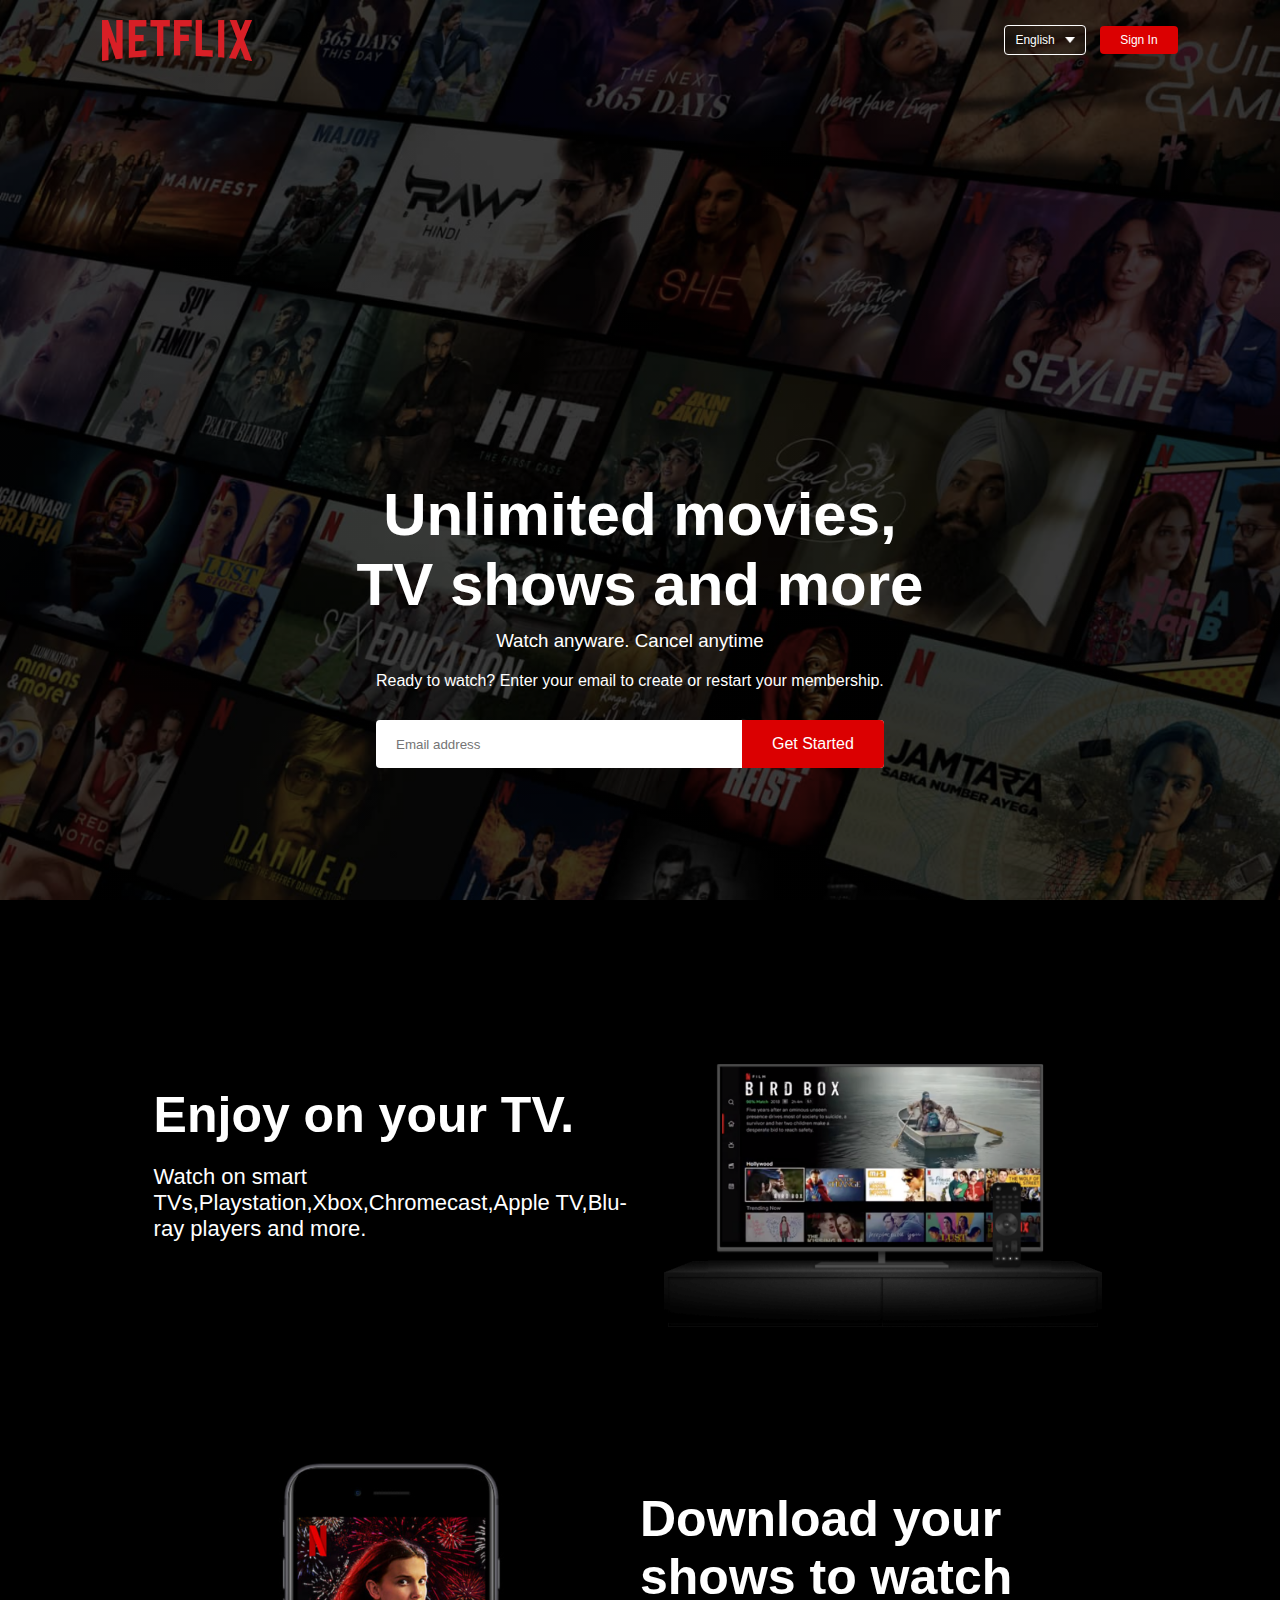
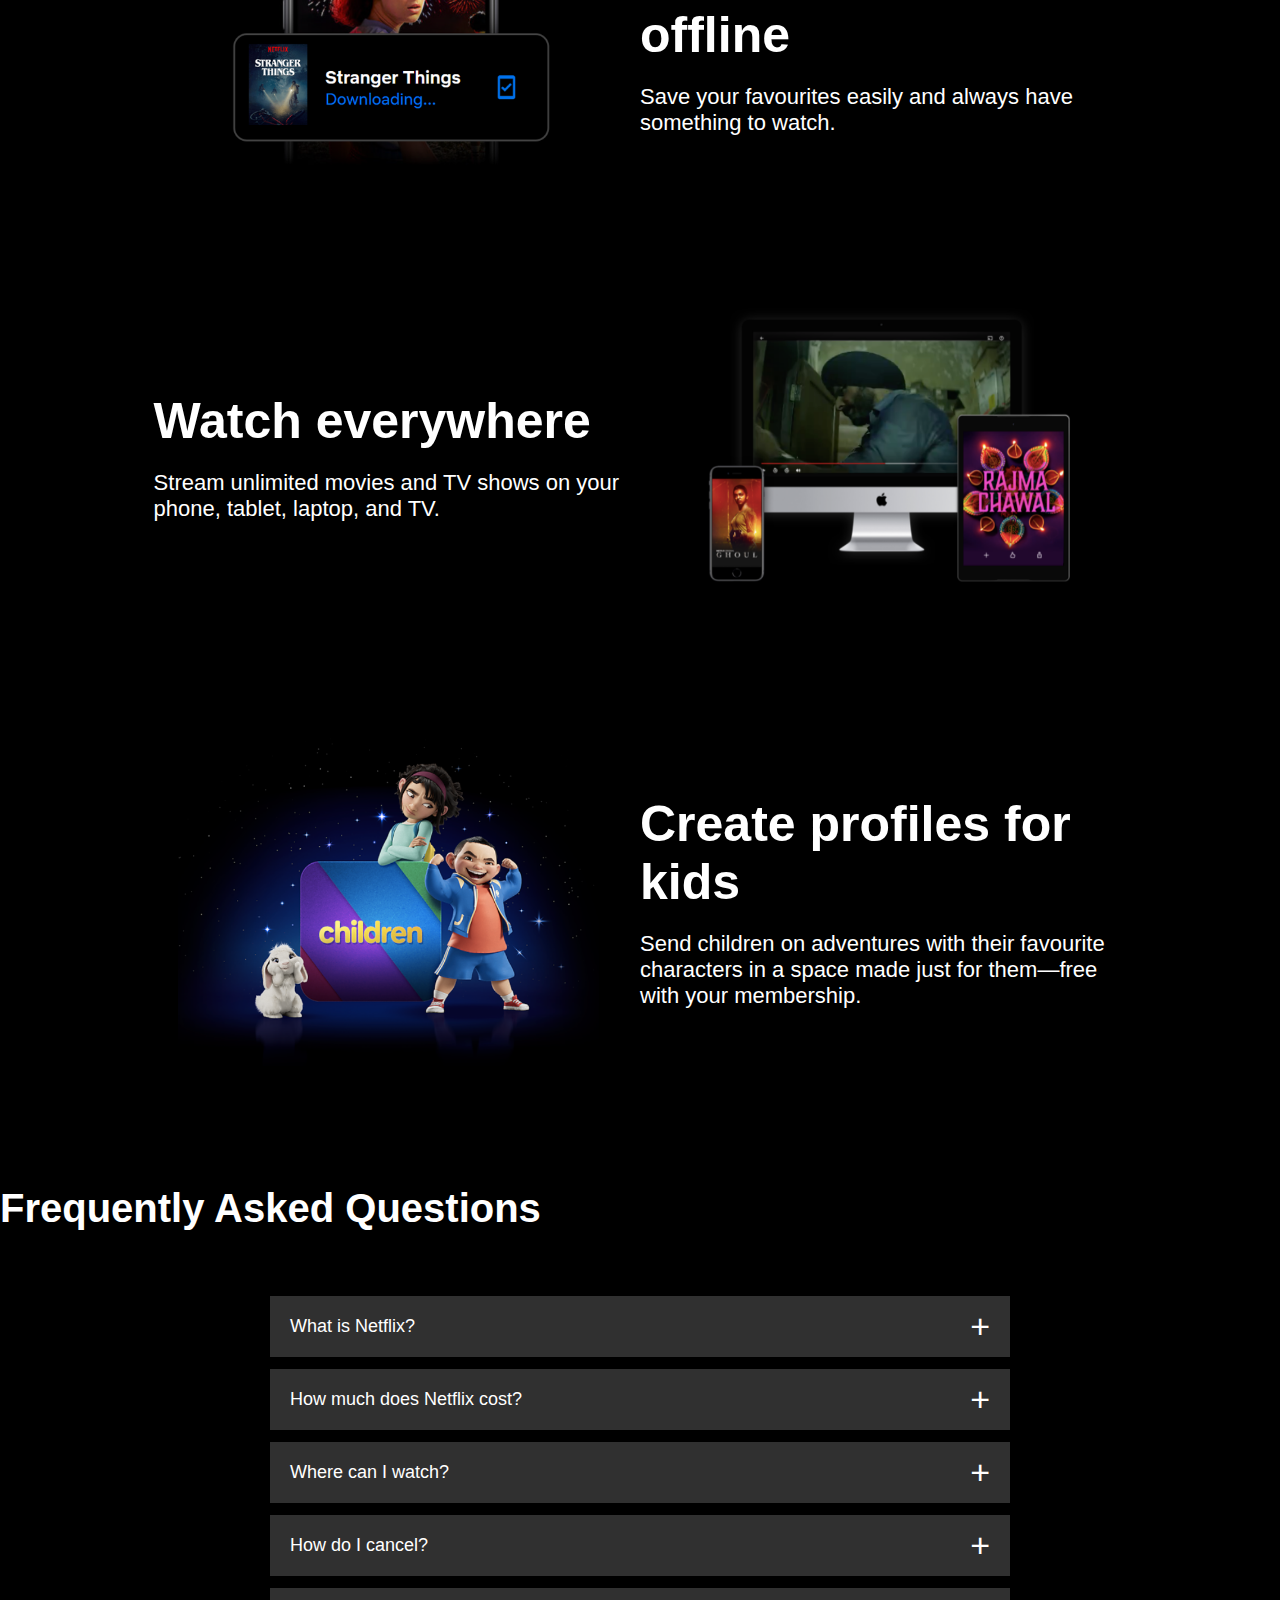
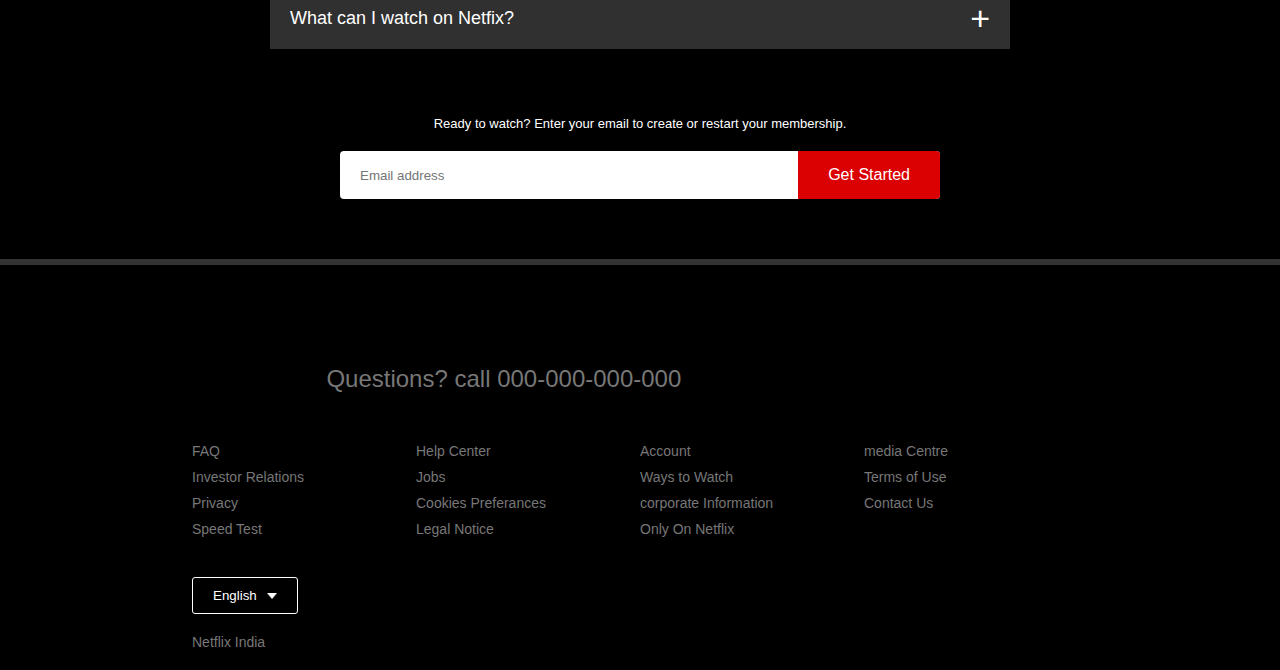
<file: index.html>
<!DOCTYPE html>
<html lang="en">

<head>
    <meta charset="UTF-8">
    <meta name="viewport" content="width=device-width, initial-scale=1.0">
    <title>Netflix Webpage Clone</title>
    <link rel="stylesheet" href="netflix.css">
</head>

<body>

    <body>
        <div class="header" >
            <nav> 
            <img src="netfliximage/logo.png" class="logo">
            <div>
            <button class="language-btn">English<img src="netfliximage/down-icon.png"></button>
            <button>Sign In</button>
            </div>
        </nav>
    <div class="header-content">
        <h1>Unlimited movies, TV shows and more</h1>
        
        <div class="header-content2">
            <h3>Watch anyware. Cancel anytime</h3>
        <p>Ready to watch? Enter your email to create or restart your membership.</p>
        <form class="email-signup">
            <input type="email" placeholder="Email address"required>
            <button type="submit">Get Started</button>

        </form>
    </div>
        </div>    
    </div>
    <div class="features">
        <div class="row">
            <div class="text-col">
                <h2>Enjoy on your TV.</h2>
                <p>Watch on smart TVs,Playstation,Xbox,Chromecast,Apple TV,Blu-ray players and more.</p>

            </div>
            <div class="img-col">
                <img src="netfliximage/feature-1.png">
            </div>
        </div>
        <div class="row">
            <div class="img-col">
                <img src="netfliximage/feature-2.png">
            </div>
            <div class="text-col">
                <h2>Download your shows to watch offline</h2>
                <p>Save your favourites easily and always have something to watch.</p>

            </div>
         </div>
        <div class="row">
            <div class="text-col">
                <h2>Watch everywhere</h2>
                <p>Stream unlimited movies and TV shows on your phone, tablet, laptop, and TV.</p>

            </div>
            <div class="img-col">
                <img src="netfliximage/feature-3.png">
            </div>
        </div>
        <div class="row">
            <div class="img-col">
                <img src="netfliximage/feature-4.png">
            </div>
            <div class="text-col">
                <h2>Create profiles for kids</h2>
                <p>Send children on adventures with their favourite characters in a space made just for them—free with your membership.</p>

            </div>
            
        </div> 
    </div>

    <div class="faq">
        <h2>Frequently Asked Questions</h2>
        <ul class="accordion">
            <li>
                <input type="radio" name="accordion" id="first">
                <label for="first">What is Netflix?</label>
                <div class="content">
                    <p>Netflix is a streaming service that offers a wide variety of award-winning TV shows, movies, anime, documentaries and more on thousands of internet-connected devices.
                       You can watch as much as you want, whenever you want, without a single ad all for one low monthly price. There's always something new to discover, and new TV shows and movies are added every week!</p>
                </div>
            </li>
            <li>
                <input type="radio" name="accordion" id="second">
                <label for="second">How much does Netflix cost?</label>
                <div class="content">
                    <p>Watch Netflix on your smartphone, tablet, Smart TV, laptop, or streaming device, all for one fixed monthly fee. Plans range from ₹ 149 to ₹ 649 a month. No extra costs, no contracts.</p>
                </div>
            </li>
            <li>
                <input type="radio" name="accordion" id="third">
                <label for="third">Where can I watch?</label>
                <div class="content">
                    <p>Watch anywhere, anytime. Sign in with your Netflix account to watch instantly on the web at netflix.com from your personal computer or on any internet-connected device that offers the Netflix app, including smart TVs, smartphones, tablets, streaming media players and game consoles.
                       You can also download your favourite shows with the iOS, Android, or Windows 10 app. Use downloads to watch while you're on the go and without an internet connection. Take Netflix with you anywhere.</p>
                </div>
            </li>
            <li>
                <input type="radio" name="accordion" id="fourth">
                <label for="fourth">How do I cancel?</label>
                <div class="content">
                    <p>Netflix is flexible. There are no annoying contracts and no commitments. You can easily cancel your account online in two clicks. There are no cancellation fees start or stop your account anytime.</p>
                </div>
            </li>
            <li>
                <input type="radio" name="accordion" id="fifth">
                <label for="fifth">What can I watch on Netfix?</label>
                <div class="content">
                    <p>Netflix has an extensive library of feature films, documentaries, TV shows, anime, award-winning Netflix originals, and more. Watch as much as you want, anytime you want.</p>
                </div>
            </li>


        </ul>
        <small>Ready to watch? Enter your email to create or restart your membership.</small>
        <form class="email-signup">
            <input type="email" placeholder="Email address" required>
            <button type="submit">Get Started</button>
        </form>
        
    </div>
    <div class="footer">
      <h2>Questions? call 000-000-000-000</h2> 

      <div class="row">
        <div class="col">
            <a href="#">FAQ</a>
            <a href="#">Investor Relations</a>
            <a href="#">Privacy</a>
            <a href="#">Speed Test</a>
        </div>
        <div class="col">
            <a href="#">Help Center</a>
            <a href="#">Jobs</a>
            <a href="#">Cookies Preferances</a>
            <a href="#">Legal Notice</a>
        </div>
        <div class="col">
            <a href="#">Account</a>
            <a href="#">Ways to Watch</a>
            <a href="#">corporate Information</a>
            <a href="#">Only On Netflix</a>
        </div>
        <div class="col">
            <a href="#">media Centre</a>
            <a href="#">Terms of Use</a>
            <a href="#">Contact Us</a>
        </div>
      </div>

      <button class="language-btn">English<img src="netfliximage/down-icon.png"></button>
      <p class="copyright-txt">Netflix India</p>
    </div>

    </body>

</html>
</file>
<file: netflix.css>
*{
    margin: 0;
    padding: 0;
    font-family:'poppins',sans-serif;
    box-sizing: border-box;
}
body{
    background: #000;
    color: #fff;

}
.header{
    width: 100%;
    height: 100vh;
    background-image: linear-gradient(rgba(0,0,0,0.7),rgba(0,0,0,0.7)),url(netfliximage/header-image.png);
    background-size: cover;
    background-position: center;
    padding: 10px 8%;
    position:relative ;
}

nav{
    display:flex ;
    align-items: center;
    justify-content: space-between;
    padding: 10px 0;
}

.logo{
    width: 150px;
    cursor: pointer;
}
nav button {
    border: 0;
    outline: 0;
    background: #db0001;
    color: #fff;
    padding: 7px 20px;
    font-size: 12px;
    border-radius: 4px;
    margin-left: 10px;
    cursor: pointer;
}

.language-btn{
    display: inline-flex;
    align-items: center;
    background: transparent;
    border: 1px solid #fff;
    padding: 7px 10px;
}
.language-btn img{
    width: 10px;
    margin-left: 10px;
}

.header-content{
    position: absolute;
    top: 50%;
    left:50%;
    
    text-align: center;
    margin-top: 100px;

}

.header-content2{
    position: absolute;
    top: -14%;
    left: -44%;
    text-align: center;
    margin-top: 100px;
}

.header-content h1{
    font-size: 60px;
    line-height: 70px;
    transform: translate(-50%,-50%);
    font-weight: 600;
    max-width: 600px;
}

.header-content h3{
    font-weight: 400;
    margin-bottom: 20px;
}

.email-signup{
    background: #fff;
    border-radius: 4px;
    display: flex;
    align-items: center;
    margin-top: 30px;
    overflow: hidden;
}

.email-signup input{
    flex: 1;
    border: 0;
    outline: 0;
    margin-left: 20px;
}

.email-signup button{
    background: #db0001;
    border: 0;
    outline: 0;
    color: #fff;
    font-size: 16px;
    cursor: pointer;
    padding: 15px 30px;
}

/*--------features------*/

.features{
    padding: 50px 12%;
    font-size: 22px;

}

.row{
    display: flex;
    width: 100%;
    align-items: center;
    flex-wrap: wrap;
    padding: 50px 0;  

}

.text-col{
    flex-basis: 50%;
    margin-bottom: 20px;
}

.img-col{
    flex-basis: 50%;
    margin-bottom: 20px;
    
}

.img-col img{
    display: block;
    width: 90%;
    margin: auto;

}

.features h2{
    font-size: 50px;
    font-weight: 600;
    margin-bottom: 20px;

}


/*---------faq------------*/

.faq h2{
    font-size: 500;
    font-size: 40px;

}

.accordion{
    margin: 60px auto;
    width: 100%;
    max-width: 750px;
}

.accordion li{
    list-style: none;
    width: 100%;
    padding: 5px;

}

.accordion li label{
    display: flex;
    align-items: center;
    padding: 20px;
    font-size: 18px;
    font-weight: 500;
    background: #303030;
    margin-bottom: 2px;
    cursor: pointer;
    position: relative;

}

label::after{
    content: '+';
    font-size: 34px;
    position: absolute;
    right: 20px;
    transition:transform 0.5s ;
}

input[type="radio"] {
    display: none;

}

.accordion .content{
    background: #303030;
    text-align: left;
    padding: 0 20px;
    max-height: 0;
    overflow: hidden;
   
}

.accordion input[type="radio"]:checked + label +.content{
    max-height: 600px;
    padding: 30px 20px;
}

.accordion input[type="radio"]:checked + label::after{
    transform: rotate(135deg);

}

.faq .email-signup {
    max-width: 600px;
    margin: 20px auto 60px;

}

.faq small{
    font-size: 13px;
    display: block;
    text-align: center;
    margin: 20px auto;
    
}

/*---------------footer---------------*/


.footer{
    padding: 50px 15% 10px;
    border-top: 6px solid #333;
    color: #777;
}
.footer h2{
    padding: 50px 15% 10px;
    font-weight: 400;
    margin-bottom: 30px;
}

.footer .col{
    flex-basis: 25%;
    flex-grow: 1;
    margin-bottom: 20px;

}

.footer .col a{
    display: block;
    text-decoration: none;
    color:#777;
    font-size: 14px;
    margin-bottom: 10px;

}
.footer .row{
    align-items: flex-start;
    padding: 10px 0;
}

.footer .language-btn{
    color: #fff;
    padding: 10px 20px;
    border-radius: 3px;
}

.copyright-txt{
    font-size: 14px;
    margin-top: 20px;
    margin-bottom: 10px;
}
</file>
